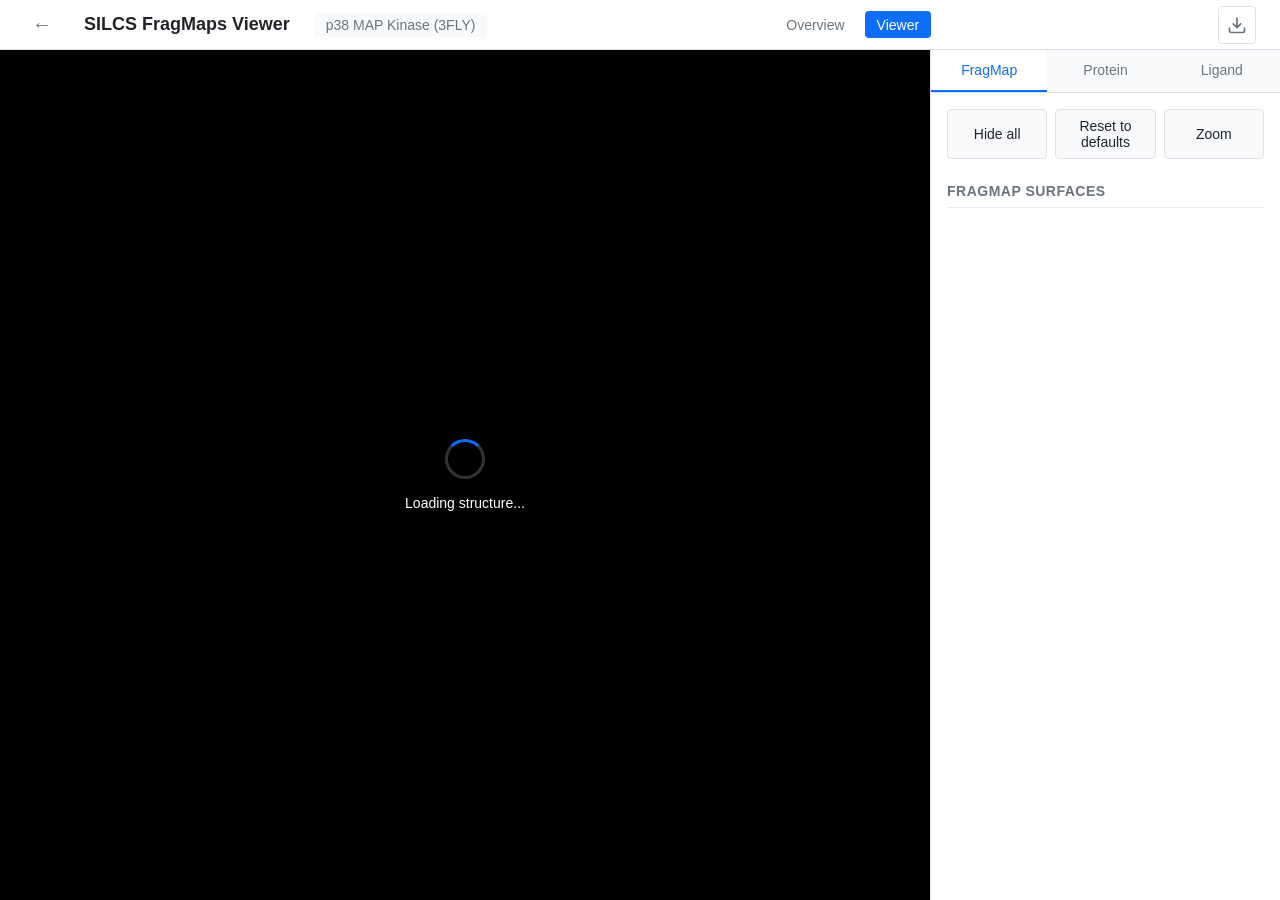
<file: index.html>
<!DOCTYPE html>
<html lang="en">
<head>
    <meta charset="UTF-8">
    <meta name="viewport" content="width=device-width, initial-scale=1.0">
    <title>SILCS FragMaps Viewer - P38 MAP Kinase (3FLY)</title>
    <meta name="description" content="Interactive 3D visualization of P38 MAP Kinase with SILCS FragMaps for structure-based drug design">
    
    <!-- Favicon -->
    <link rel="icon" href="data:image/svg+xml,<svg xmlns='http://www.w3.org/2000/svg' viewBox='0 0 100 100'><text y='.9em' font-size='90'>🧬</text></svg>">
    
    <!-- 3Dmol.js for molecular visualization -->
    <script src="https://3Dmol.csb.pitt.edu/build/3Dmol-min.js"></script>
    
    <!-- Our custom styles -->
    <link rel="stylesheet" href="styles/main.css">
</head>
<body>
    <!-- Header -->
    <header class="app-header">
        <div class="header-left">
            <a href="overview.html" class="back-link" title="Back to Overview">←</a>
            <h1 class="app-title">SILCS FragMaps Viewer</h1>
            <span class="protein-label">p38 MAP Kinase (3FLY)</span>
        </div>
        <nav class="header-nav">
            <a href="overview.html" class="nav-link">Overview</a>
            <a href="index.html" class="nav-link active">Viewer</a>
        </nav>
        <div class="header-right">
            <button id="exportImage" class="btn-icon" title="Export Image">
                <svg width="20" height="20" viewBox="0 0 24 24" fill="none" stroke="currentColor" stroke-width="2">
                    <path d="M21 15v4a2 2 0 0 1-2 2H5a2 2 0 0 1-2-2v-4M7 10l5 5 5-5M12 15V3"/>
                </svg>
            </button>
        </div>
    </header>

    <!-- Main Container -->
    <div class="app-container">
        <!-- 3D Viewer - Takes up most of the screen -->
        <main class="viewer-container">
            <div id="viewer-container"></div>
            <div id="loadingOverlay" class="loading-overlay">
                <div class="spinner"></div>
                <p>Loading structure...</p>
            </div>
        </main>

        <!-- Right Panel with Tabs -->
        <aside class="control-panel">
            <!-- Tab Navigation -->
            <div class="tab-nav">
                <button class="tab-button active" data-tab="fragmap">FragMap</button>
                <button class="tab-button" data-tab="protein">Protein</button>
                <button class="tab-button" data-tab="ligand">Ligand</button>
            </div>

            <!-- Tab Content -->
            <div class="tab-content">
                <!-- FragMap Tab -->
                <div id="fragmap-tab" class="tab-pane active">
                    <div class="control-group">
                        <div class="control-actions">
                            <button id="hideAllMaps" class="btn-compact">Hide all</button>
                            <button id="resetView" class="btn-compact">Reset to defaults</button>
                            <button id="focusBinding" class="btn-compact">Zoom</button>
                        </div>
                    </div>

                    <div class="section-title">FragMap Surfaces</div>
                    <div id="fragmapControls" class="fragmap-list">
                        <!-- Dynamically populated -->
                    </div>
                </div>

                <!-- Protein Tab -->
                <div id="protein-tab" class="tab-pane">
                    <div class="section-title">Protein Display</div>
                    <div class="control-group">
                        <label class="control-item">
                            <input type="checkbox" id="showCartoon" checked>
                            <span>Protein Cartoon</span>
                        </label>
                        <label class="control-item">
                            <input type="checkbox" id="showSurface">
                            <span>Protein Surface</span>
                        </label>
                        <label class="control-item">
                            <input type="checkbox" id="showBackbone">
                            <span>Backbone</span>
                        </label>
                    </div>

                    <div class="section-title">Information</div>
                    <div class="info-group">
                        <div class="info-item">
                            <span class="info-label">PDB ID:</span>
                            <span class="info-value">3FLY</span>
                        </div>
                        <div class="info-item">
                            <span class="info-label">Protein:</span>
                            <span class="info-value">p38 MAP Kinase</span>
                        </div>
                    </div>
                </div>

                <!-- Ligand Tab -->
                <div id="ligand-tab" class="tab-pane">
                    <div class="section-title">Ligand Selection</div>
                    <select id="ligandSelect" class="select-control">
                        <option value="">Select ligand...</option>
                        <option value="from_silcsbio/3fly_cryst_lig_posref.sdf">Crystal Ligand</option>
                    </select>

                    <div class="section-title">Display Options</div>
                    <div class="control-group">
                        <label class="control-item">
                            <input type="checkbox" id="showLigandSticks" checked>
                            <span>Show Sticks</span>
                        </label>
                        <label class="control-item">
                            <input type="checkbox" id="showLigandBalls">
                            <span>Show Ball & Stick</span>
                        </label>
                    </div>

                    <div id="ligandInfo" class="info-group" style="display: none;">
                        <div class="info-item">
                            <span class="info-label">Current:</span>
                            <span id="currentLigandName" class="info-value">None</span>
                        </div>
                    </div>
                </div>
            </div>
        </aside>
    </div>

    <!-- Load our JavaScript modules -->
    <script type="module" src="src/main.js"></script>
</body>
</html>
</file>
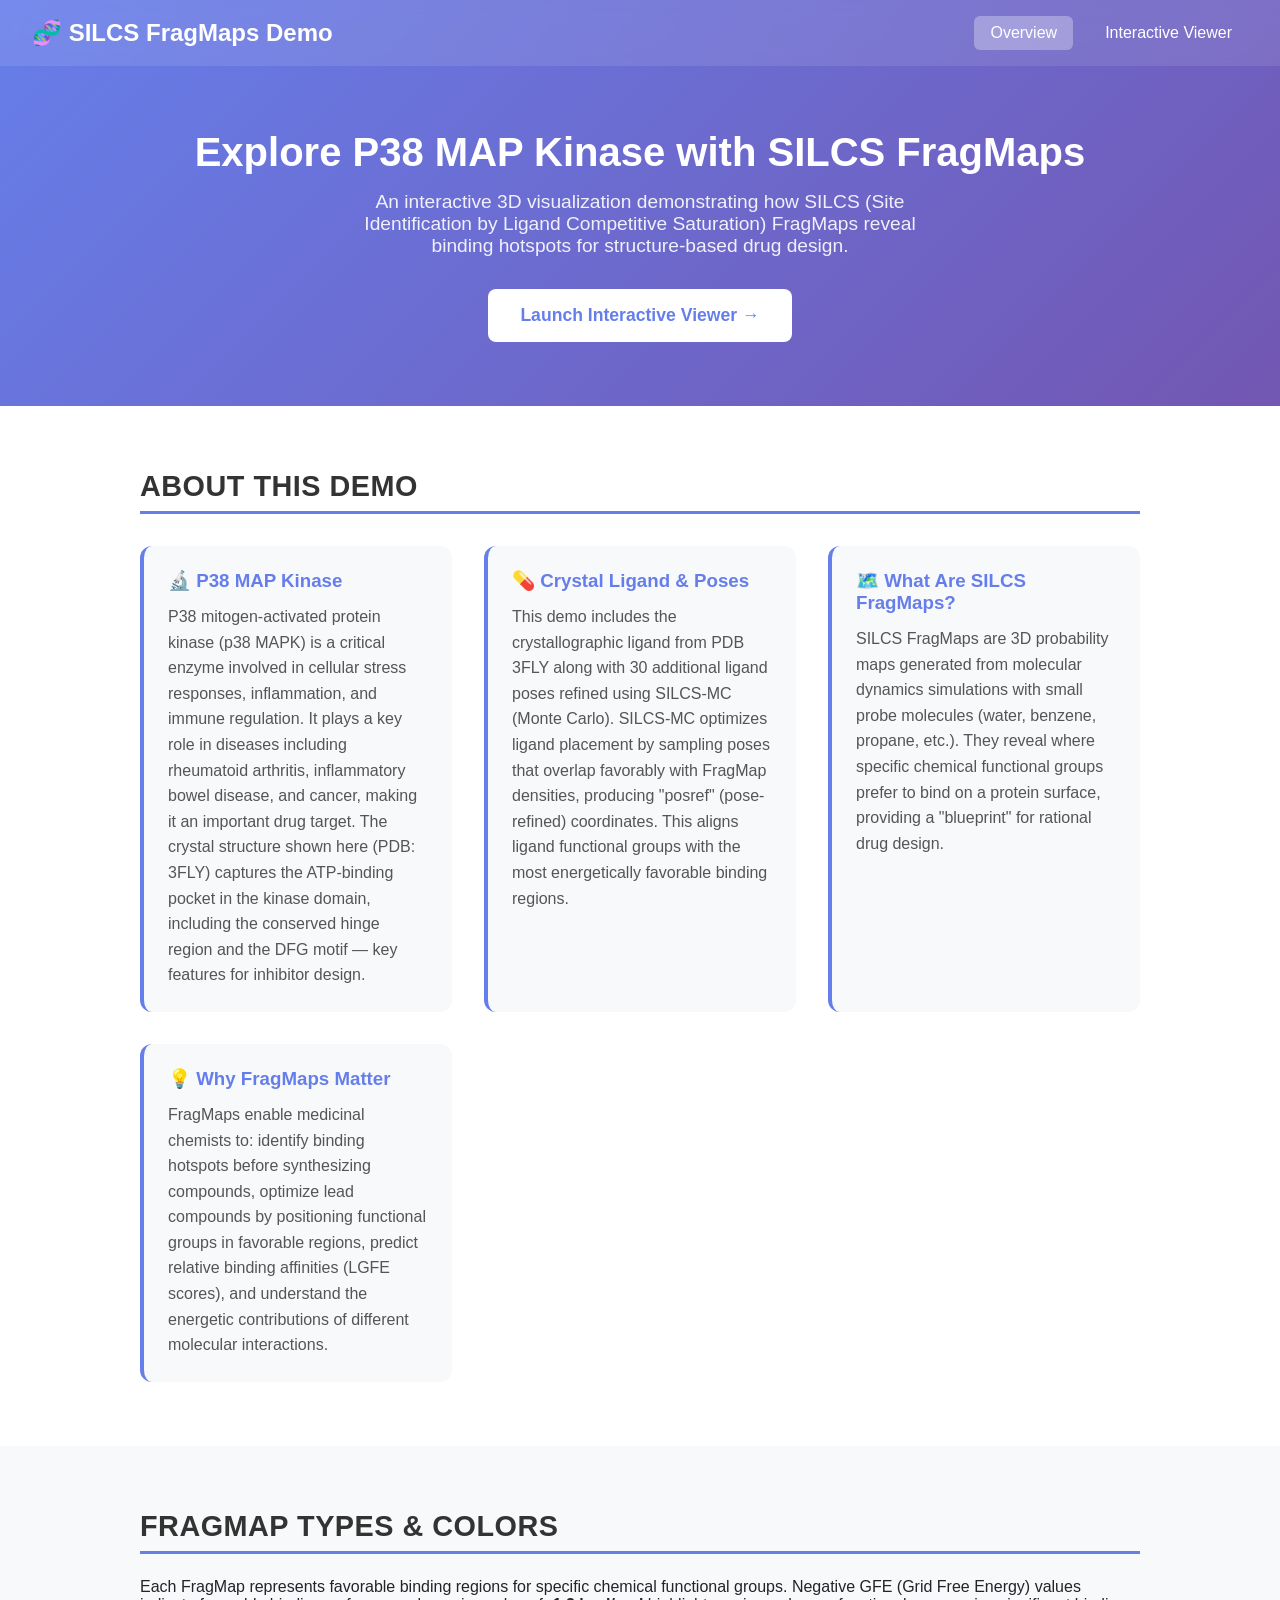
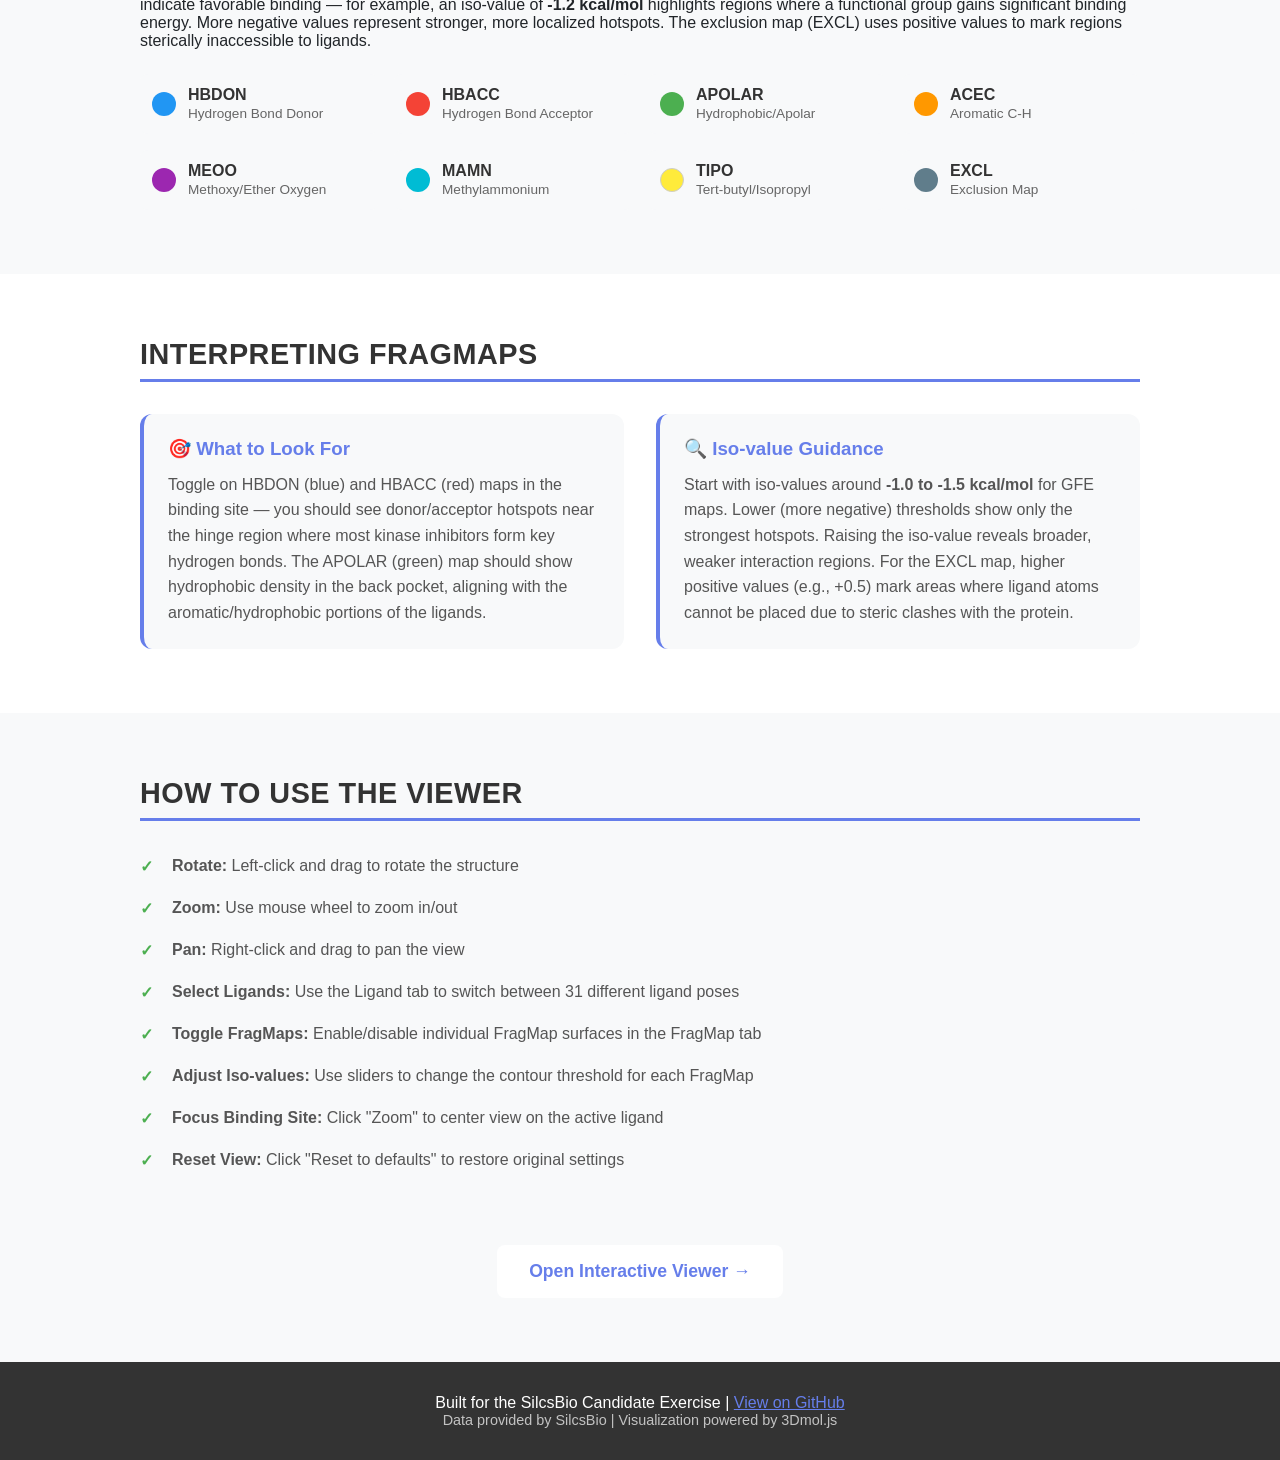
<file: overview.html>
<!DOCTYPE html>
<html lang="en">
<head>
    <meta charset="UTF-8">
    <meta name="viewport" content="width=device-width, initial-scale=1.0">
    <title>SILCS FragMaps Demo - P38 MAP Kinase</title>
    <link rel="stylesheet" href="styles/main.css">
    <style>
        /* Overview page specific styles */
        .overview-page {
            min-height: 100vh;
            background: linear-gradient(135deg, #667eea 0%, #764ba2 100%);
        }
        
        .overview-header {
            background: rgba(255,255,255,0.1);
            backdrop-filter: blur(10px);
            padding: 1rem 2rem;
            display: flex;
            justify-content: space-between;
            align-items: center;
        }
        
        .overview-header h1 {
            color: white;
            font-size: 1.5rem;
            margin: 0;
        }
        
        .nav-links {
            display: flex;
            gap: 1rem;
        }
        
        .nav-link {
            color: white;
            text-decoration: none;
            padding: 0.5rem 1rem;
            border-radius: 6px;
            transition: background 0.2s;
        }
        
        .nav-link:hover {
            background: rgba(255,255,255,0.2);
        }
        
        .nav-link.active {
            background: rgba(255,255,255,0.3);
        }
        
        .hero-section {
            text-align: center;
            padding: 4rem 2rem;
            color: white;
        }
        
        .hero-section h2 {
            font-size: 2.5rem;
            margin-bottom: 1rem;
        }
        
        .hero-section p {
            font-size: 1.2rem;
            opacity: 0.9;
            max-width: 600px;
            margin: 0 auto;
        }
        
        .cta-button {
            display: inline-block;
            margin-top: 2rem;
            padding: 1rem 2rem;
            background: white;
            color: #667eea;
            text-decoration: none;
            border-radius: 8px;
            font-weight: 600;
            font-size: 1.1rem;
            transition: transform 0.2s, box-shadow 0.2s;
        }
        
        .cta-button:hover {
            transform: translateY(-2px);
            box-shadow: 0 10px 30px rgba(0,0,0,0.2);
        }
        
        .content-section {
            background: white;
            padding: 4rem 2rem;
        }
        
        .content-container {
            max-width: 1000px;
            margin: 0 auto;
        }
        
        .section-title {
            font-size: 1.8rem;
            color: #333;
            margin-bottom: 1.5rem;
            padding-bottom: 0.5rem;
            border-bottom: 3px solid #667eea;
        }
        
        .info-grid {
            display: grid;
            grid-template-columns: repeat(auto-fit, minmax(300px, 1fr));
            gap: 2rem;
            margin-top: 2rem;
        }
        
        .info-card {
            background: #f8f9fa;
            border-radius: 12px;
            padding: 1.5rem;
            border-left: 4px solid #667eea;
        }
        
        .info-card h3 {
            color: #667eea;
            margin-top: 0;
            margin-bottom: 0.75rem;
        }
        
        .info-card p {
            color: #555;
            line-height: 1.6;
            margin: 0;
        }
        
        .fragmap-legend {
            display: grid;
            grid-template-columns: repeat(auto-fit, minmax(200px, 1fr));
            gap: 1rem;
            margin-top: 1.5rem;
        }
        
        .legend-item {
            display: flex;
            align-items: center;
            gap: 0.75rem;
            padding: 0.75rem;
            background: #f8f9fa;
            border-radius: 8px;
        }
        
        .legend-color {
            width: 24px;
            height: 24px;
            border-radius: 50%;
            flex-shrink: 0;
        }
        
        .legend-text strong {
            display: block;
            color: #333;
        }
        
        .legend-text span {
            font-size: 0.85rem;
            color: #666;
        }
        
        .features-section {
            background: #f8f9fa;
            padding: 4rem 2rem;
        }
        
        .feature-list {
            list-style: none;
            padding: 0;
            margin: 0;
        }
        
        .feature-list li {
            padding: 0.75rem 0;
            padding-left: 2rem;
            position: relative;
            color: #555;
        }
        
        .feature-list li::before {
            content: "✓";
            position: absolute;
            left: 0;
            color: #4CAF50;
            font-weight: bold;
        }
        
        footer {
            background: #333;
            color: white;
            text-align: center;
            padding: 2rem;
        }
        
        footer a {
            color: #667eea;
        }
    </style>
</head>
<body class="overview-page">
    <!-- Navigation Header -->
    <header class="overview-header">
        <h1>🧬 SILCS FragMaps Demo</h1>
        <nav class="nav-links">
            <a href="overview.html" class="nav-link active">Overview</a>
            <a href="index.html" class="nav-link">Interactive Viewer</a>
        </nav>
    </header>

    <!-- Hero Section -->
    <section class="hero-section">
        <h2>Explore P38 MAP Kinase with SILCS FragMaps</h2>
        <p>An interactive 3D visualization demonstrating how SILCS (Site Identification by Ligand Competitive Saturation) FragMaps reveal binding hotspots for structure-based drug design.</p>
        <a href="index.html" class="cta-button">Launch Interactive Viewer →</a>
    </section>

    <!-- Scientific Background -->
    <section class="content-section">
        <div class="content-container">
            <h2 class="section-title">About This Demo</h2>
            
            <div class="info-grid">
                <div class="info-card">
                    <h3>🔬 P38 MAP Kinase</h3>
                    <p>P38 mitogen-activated protein kinase (p38 MAPK) is a critical enzyme involved in cellular stress responses, inflammation, and immune regulation. It plays a key role in diseases including rheumatoid arthritis, inflammatory bowel disease, and cancer, making it an important drug target. The crystal structure shown here (PDB: 3FLY) captures the ATP-binding pocket in the kinase domain, including the conserved hinge region and the DFG motif — key features for inhibitor design.</p>
                </div>
                
                <div class="info-card">
                    <h3>💊 Crystal Ligand & Poses</h3>
                    <p>This demo includes the crystallographic ligand from PDB 3FLY along with 30 additional ligand poses refined using SILCS-MC (Monte Carlo). SILCS-MC optimizes ligand placement by sampling poses that overlap favorably with FragMap densities, producing "posref" (pose-refined) coordinates. This aligns ligand functional groups with the most energetically favorable binding regions.</p>
                </div>
                
                <div class="info-card">
                    <h3>🗺️ What Are SILCS FragMaps?</h3>
                    <p>SILCS FragMaps are 3D probability maps generated from molecular dynamics simulations with small probe molecules (water, benzene, propane, etc.). They reveal where specific chemical functional groups prefer to bind on a protein surface, providing a "blueprint" for rational drug design.</p>
                </div>
                
                <div class="info-card">
                    <h3>💡 Why FragMaps Matter</h3>
                    <p>FragMaps enable medicinal chemists to: identify binding hotspots before synthesizing compounds, optimize lead compounds by positioning functional groups in favorable regions, predict relative binding affinities (LGFE scores), and understand the energetic contributions of different molecular interactions.</p>
                </div>
            </div>
        </div>
    </section>

    <!-- FragMap Legend -->
    <section class="features-section">
        <div class="content-container">
            <h2 class="section-title">FragMap Types & Colors</h2>
            <p>Each FragMap represents favorable binding regions for specific chemical functional groups. Negative GFE (Grid Free Energy) values indicate favorable binding — for example, an iso-value of <strong>-1.2 kcal/mol</strong> highlights regions where a functional group gains significant binding energy. More negative values represent stronger, more localized hotspots. The exclusion map (EXCL) uses positive values to mark regions sterically inaccessible to ligands.</p>
            
            <div class="fragmap-legend">
                <div class="legend-item">
                    <div class="legend-color" style="background: #2196F3;"></div>
                    <div class="legend-text">
                        <strong>HBDON</strong>
                        <span>Hydrogen Bond Donor</span>
                    </div>
                </div>
                <div class="legend-item">
                    <div class="legend-color" style="background: #F44336;"></div>
                    <div class="legend-text">
                        <strong>HBACC</strong>
                        <span>Hydrogen Bond Acceptor</span>
                    </div>
                </div>
                <div class="legend-item">
                    <div class="legend-color" style="background: #4CAF50;"></div>
                    <div class="legend-text">
                        <strong>APOLAR</strong>
                        <span>Hydrophobic/Apolar</span>
                    </div>
                </div>
                <div class="legend-item">
                    <div class="legend-color" style="background: #FF9800;"></div>
                    <div class="legend-text">
                        <strong>ACEC</strong>
                        <span>Aromatic C-H</span>
                    </div>
                </div>
                <div class="legend-item">
                    <div class="legend-color" style="background: #9C27B0;"></div>
                    <div class="legend-text">
                        <strong>MEOO</strong>
                        <span>Methoxy/Ether Oxygen</span>
                    </div>
                </div>
                <div class="legend-item">
                    <div class="legend-color" style="background: #00BCD4;"></div>
                    <div class="legend-text">
                        <strong>MAMN</strong>
                        <span>Methylammonium</span>
                    </div>
                </div>
                <div class="legend-item">
                    <div class="legend-color" style="background: #FFEB3B; border: 1px solid #ccc;"></div>
                    <div class="legend-text">
                        <strong>TIPO</strong>
                        <span>Tert-butyl/Isopropyl</span>
                    </div>
                </div>
                <div class="legend-item">
                    <div class="legend-color" style="background: #607D8B;"></div>
                    <div class="legend-text">
                        <strong>EXCL</strong>
                        <span>Exclusion Map</span>
                    </div>
                </div>
            </div>
        </div>
    </section>

    <!-- How to Use -->
    <section class="content-section">
        <div class="content-container">
            <h2 class="section-title">Interpreting FragMaps</h2>
            
            <div class="info-grid">
                <div class="info-card">
                    <h3>🎯 What to Look For</h3>
                    <p>Toggle on HBDON (blue) and HBACC (red) maps in the binding site — you should see donor/acceptor hotspots near the hinge region where most kinase inhibitors form key hydrogen bonds. The APOLAR (green) map should show hydrophobic density in the back pocket, aligning with the aromatic/hydrophobic portions of the ligands.</p>
                </div>
                
                <div class="info-card">
                    <h3>🔍 Iso-value Guidance</h3>
                    <p>Start with iso-values around <strong>-1.0 to -1.5 kcal/mol</strong> for GFE maps. Lower (more negative) thresholds show only the strongest hotspots. Raising the iso-value reveals broader, weaker interaction regions. For the EXCL map, higher positive values (e.g., +0.5) mark areas where ligand atoms cannot be placed due to steric clashes with the protein.</p>
                </div>
            </div>
        </div>
    </section>

    <!-- How to Use -->
    <section class="features-section">
        <div class="content-container">
            <h2 class="section-title">How to Use the Viewer</h2>
            
            <ul class="feature-list">
                <li><strong>Rotate:</strong> Left-click and drag to rotate the structure</li>
                <li><strong>Zoom:</strong> Use mouse wheel to zoom in/out</li>
                <li><strong>Pan:</strong> Right-click and drag to pan the view</li>
                <li><strong>Select Ligands:</strong> Use the Ligand tab to switch between 31 different ligand poses</li>
                <li><strong>Toggle FragMaps:</strong> Enable/disable individual FragMap surfaces in the FragMap tab</li>
                <li><strong>Adjust Iso-values:</strong> Use sliders to change the contour threshold for each FragMap</li>
                <li><strong>Focus Binding Site:</strong> Click "Zoom" to center view on the active ligand</li>
                <li><strong>Reset View:</strong> Click "Reset to defaults" to restore original settings</li>
            </ul>
            
            <div style="text-align: center; margin-top: 2rem;">
                <a href="index.html" class="cta-button">Open Interactive Viewer →</a>
            </div>
        </div>
    </section>

    <!-- Footer -->
    <footer>
        <p>Built for the SilcsBio Candidate Exercise | <a href="https://github.com/vijayvanapalli96/silcs-fragmaps-demo" target="_blank">View on GitHub</a></p>
        <p style="opacity: 0.7; font-size: 0.9rem;">Data provided by SilcsBio | Visualization powered by 3Dmol.js</p>
    </footer>
</body>
</html>
</file>
<file: styles/main.css>
/* ============================================
   SILCS FragMaps Viewer
   ============================================ */

:root {
    --bg-primary: #ffffff;
    --bg-secondary: #f8f9fa;
    --bg-tertiary: #e9ecef;
    --text-primary: #212529;
    --text-secondary: #6c757d;
    --accent-primary: #0d6efd;
    --accent-hover: #0b5ed7;
    --border-color: #dee2e6;
    --border-light: #e9ecef;
    
    --spacing-xs: 0.25rem;
    --spacing-sm: 0.5rem;
    --spacing-md: 1rem;
    --spacing-lg: 1.5rem;
    
    --font-primary: -apple-system, BlinkMacSystemFont, 'Segoe UI', Roboto, 'Helvetica Neue', Arial, sans-serif;
    --font-size-sm: 0.875rem;
    --font-size-base: 1rem;
    
    --header-height: 50px;
    --panel-width: 350px;
}

/* ============================================
   Base Styles
   ============================================ */

* {
    margin: 0;
    padding: 0;
    box-sizing: border-box;
}

body {
    font-family: var(--font-primary);
    font-size: var(--font-size-base);
    background-color: var(--bg-secondary);
    color: var(--text-primary);
    overflow: hidden;
    height: 100vh;
    display: flex;
    flex-direction: column;
}

/* ============================================
   Header
   ============================================ */

.app-header {
    height: var(--header-height);
    background-color: var(--bg-primary);
    border-bottom: 1px solid var(--border-color);
    display: flex;
    justify-content: space-between;
    align-items: center;
    padding: 0 var(--spacing-lg);
    flex-shrink: 0;
}

.header-left {
    display: flex;
    align-items: center;
    gap: var(--spacing-lg);
}

.app-title {
    font-size: 1.125rem;
    font-weight: 600;
    color: var(--text-primary);
}

.protein-label {
    font-size: var(--font-size-sm);
    color: var(--text-secondary);
    padding: 0.25rem 0.75rem;
    background-color: var(--bg-secondary);
    border-radius: 4px;
}

.header-right {
    display: flex;
    gap: var(--spacing-sm);
}

/* Navigation links */
.header-nav {
    display: flex;
    gap: var(--spacing-sm);
}

.header-nav .nav-link {
    text-decoration: none;
    color: var(--text-secondary);
    padding: 0.35rem 0.75rem;
    border-radius: 4px;
    font-size: var(--font-size-sm);
    transition: all 0.2s ease;
}

.header-nav .nav-link:hover {
    background-color: var(--bg-secondary);
    color: var(--text-primary);
}

.header-nav .nav-link.active {
    background-color: var(--accent-primary);
    color: white;
}

.back-link {
    text-decoration: none;
    color: var(--text-secondary);
    font-size: 1.25rem;
    padding: 0.25rem 0.5rem;
    border-radius: 4px;
    transition: all 0.2s ease;
}

.back-link:hover {
    background-color: var(--bg-secondary);
    color: var(--text-primary);
}

.btn-icon {
    background: none;
    border: 1px solid var(--border-color);
    border-radius: 4px;
    padding: 0.5rem;
    cursor: pointer;
    color: var(--text-secondary);
    display: flex;
    align-items: center;
    justify-content: center;
    transition: all 0.2s ease;
}

.btn-icon:hover {
    background-color: var(--bg-secondary);
    color: var(--text-primary);
    border-color: var(--accent-primary);
}

/* ============================================
   Main Layout
   ============================================ */

.app-container {
    display: flex;
    flex: 1;
    overflow: hidden;
    height: calc(100vh - var(--header-height));
}

/* ============================================
   3D Viewer Container
   ============================================ */

.viewer-container {
    flex: 1;
    position: relative;
    background-color: #000000;
    overflow: hidden;
}

#viewer-container {
    width: 100%;
    height: 100%;
}

/* Loading Overlay */
.loading-overlay {
    position: absolute;
    top: 0;
    left: 0;
    width: 100%;
    height: 100%;
    background-color: rgba(0, 0, 0, 0.85);
    display: flex;
    flex-direction: column;
    justify-content: center;
    align-items: center;
    z-index: 1000;
    transition: opacity 0.3s ease;
}

.loading-overlay.hidden {
    opacity: 0;
    pointer-events: none;
}

.spinner {
    width: 40px;
    height: 40px;
    border: 3px solid rgba(255, 255, 255, 0.2);
    border-top: 3px solid var(--accent-primary);
    border-radius: 50%;
    animation: spin 0.8s linear infinite;
}

@keyframes spin {
    0% { transform: rotate(0deg); }
    100% { transform: rotate(360deg); }
}

.loading-overlay p {
    margin-top: var(--spacing-md);
    color: #ffffff;
    font-size: var(--font-size-sm);
}

/* ============================================
   Control Panel (Right Sidebar)
   ============================================ */

.control-panel {
    width: var(--panel-width);
    background-color: var(--bg-primary);
    border-left: 1px solid var(--border-color);
    display: flex;
    flex-direction: column;
    overflow: hidden;
}

/* Tab Navigation */
.tab-nav {
    display: flex;
    border-bottom: 1px solid var(--border-color);
    background-color: var(--bg-secondary);
}

.tab-button {
    flex: 1;
    padding: 0.75rem 0.5rem;
    background: none;
    border: none;
    border-bottom: 2px solid transparent;
    font-size: var(--font-size-sm);
    font-weight: 500;
    color: var(--text-secondary);
    cursor: pointer;
    transition: all 0.2s ease;
}

.tab-button:hover {
    color: var(--text-primary);
    background-color: var(--bg-tertiary);
}

.tab-button.active {
    color: var(--accent-primary);
    border-bottom-color: var(--accent-primary);
    background-color: var(--bg-primary);
}

/* Tab Content */
.tab-content {
    flex: 1;
    overflow-y: auto;
    overflow-x: hidden;
}

.tab-pane {
    display: none;
    padding: var(--spacing-md);
}

.tab-pane.active {
    display: block;
}

/* Scrollbar Styling */
.tab-content::-webkit-scrollbar {
    width: 6px;
}

.tab-content::-webkit-scrollbar-track {
    background: var(--bg-secondary);
}

.tab-content::-webkit-scrollbar-thumb {
    background: var(--border-color);
    border-radius: 3px;
}

.tab-content::-webkit-scrollbar-thumb:hover {
    background: var(--text-secondary);
}

/* ============================================
   Control Elements
   ============================================ */

.section-title {
    font-size: var(--font-size-sm);
    font-weight: 600;
    color: var(--text-secondary);
    text-transform: uppercase;
    letter-spacing: 0.5px;
    margin-bottom: var(--spacing-md);
    padding-bottom: var(--spacing-sm);
    border-bottom: 1px solid var(--border-light);
}

.control-group {
    margin-bottom: var(--spacing-lg);
}

.control-item {
    display: flex;
    align-items: center;
    gap: var(--spacing-sm);
    padding: 0.6rem 0;
    cursor: pointer;
    font-size: var(--font-size-sm);
    transition: color 0.2s ease;
}

.control-item:hover {
    color: var(--accent-primary);
}

.control-item input[type="checkbox"] {
    width: 16px;
    height: 16px;
    cursor: pointer;
    accent-color: var(--accent-primary);
}

.control-actions {
    display: flex;
    gap: var(--spacing-sm);
    margin-bottom: var(--spacing-lg);
}

.btn-compact {
    flex: 1;
    padding: 0.5rem 0.75rem;
    background-color: var(--bg-secondary);
    border: 1px solid var(--border-color);
    border-radius: 4px;
    font-size: var(--font-size-sm);
    color: var(--text-primary);
    cursor: pointer;
    transition: all 0.2s ease;
    font-weight: 500;
}

.btn-compact:hover {
    background-color: var(--accent-primary);
    color: #ffffff;
    border-color: var(--accent-primary);
}

.select-control {
    width: 100%;
    padding: 0.6rem;
    background-color: var(--bg-secondary);
    border: 1px solid var(--border-color);
    border-radius: 4px;
    font-size: var(--font-size-sm);
    color: var(--text-primary);
    cursor: pointer;
    margin-bottom: var(--spacing-lg);
    transition: border-color 0.2s ease;
}

.select-control:hover {
    border-color: var(--accent-primary);
}

.select-control:focus {
    outline: none;
    border-color: var(--accent-primary);
    box-shadow: 0 0 0 3px rgba(13, 110, 253, 0.1);
}

/* ============================================
   FragMap Controls
   ============================================ */

.fragmap-list {
    display: flex;
    flex-direction: column;
    gap: 0.5rem;
}

.fragmap-item {
    padding: 0.75rem;
    background-color: var(--bg-secondary);
    border: 1px solid var(--border-light);
    border-radius: 4px;
    transition: all 0.2s ease;
}

.fragmap-item:hover {
    border-color: var(--accent-primary);
    background-color: var(--bg-tertiary);
}

.fragmap-header {
    display: flex;
    justify-content: space-between;
    align-items: center;
    margin-bottom: 0.5rem;
}

.fragmap-name {
    font-size: var(--font-size-sm);
    font-weight: 500;
    display: flex;
    align-items: center;
    gap: 0.5rem;
}

.fragmap-color {
    width: 14px;
    height: 14px;
    border-radius: 2px;
    border: 1px solid rgba(0, 0, 0, 0.1);
}

.fragmap-toggle {
    position: relative;
    width: 42px;
    height: 22px;
}

.fragmap-toggle input[type="checkbox"] {
    opacity: 0;
    width: 0;
    height: 0;
}

.toggle-slider {
    position: absolute;
    cursor: pointer;
    top: 0;
    left: 0;
    right: 0;
    bottom: 0;
    background-color: #ccc;
    transition: 0.3s;
    border-radius: 11px;
}

.toggle-slider:before {
    position: absolute;
    content: "";
    height: 16px;
    width: 16px;
    left: 3px;
    bottom: 3px;
    background-color: white;
    transition: 0.3s;
    border-radius: 50%;
}

input[type="checkbox"]:checked + .toggle-slider {
    background-color: var(--accent-primary);
}

input[type="checkbox"]:checked + .toggle-slider:before {
    transform: translateX(20px);
}

.isovalue-control {
    margin-top: 0.5rem;
}

.isovalue-label {
    font-size: 0.75rem;
    color: var(--text-secondary);
    display: flex;
    justify-content: space-between;
    margin-bottom: 0.25rem;
}

.isovalue-value {
    color: var(--text-primary);
    font-weight: 500;
}

input[type="range"] {
    width: 100%;
    height: 4px;
    background: var(--border-color);
    outline: none;
    border-radius: 2px;
    -webkit-appearance: none;
    appearance: none;
}

input[type="range"]::-webkit-slider-thumb {
    -webkit-appearance: none;
    appearance: none;
    width: 14px;
    height: 14px;
    background: var(--accent-primary);
    cursor: pointer;
    border-radius: 50%;
}

input[type="range"]::-webkit-slider-thumb:hover {
    background: var(--accent-hover);
}

input[type="range"]::-moz-range-thumb {
    width: 14px;
    height: 14px;
    background: var(--accent-primary);
    cursor: pointer;
    border-radius: 50%;
    border: none;
}

/* ============================================
   Information Display
   ============================================ */

.info-group {
    background-color: var(--bg-secondary);
    border-radius: 4px;
    padding: var(--spacing-md);
}

.info-item {
    display: flex;
    justify-content: space-between;
    align-items: center;
    padding: 0.5rem 0;
    border-bottom: 1px solid var(--border-light);
    font-size: var(--font-size-sm);
}

.info-item:last-child {
    border-bottom: none;
}

.info-label {
    color: var(--text-secondary);
    font-weight: 500;
}

.info-value {
    color: var(--text-primary);
    font-weight: 600;
}

/* ============================================
   Responsive Design
   ============================================ */

@media (max-width: 1200px) {
    :root {
        --panel-width: 240px;
    }
}

@media (max-width: 900px) {
    .app-container {
        flex-direction: column;
    }
    
    .control-panel {
        width: 100%;
        max-height: 40vh;
        border-left: none;
        border-top: 1px solid var(--border-color);
    }
    
    .viewer-container {
        height: 60vh;
    }
}

/* ============================================
   Utility Classes
   ============================================ */

.hidden {
    display: none !important;
}

/* ============================================
   Notifications
   ============================================ */

.notification {
    position: fixed;
    top: 80px;
    right: 20px;
    padding: 1rem 3rem 1rem 1rem;
    background: white;
    border-radius: 6px;
    box-shadow: 0 4px 12px rgba(0, 0, 0, 0.15);
    z-index: 10000;
    max-width: 400px;
    font-size: var(--font-size-sm);
    animation: slideIn 0.3s ease;
}

@keyframes slideIn {
    from {
        transform: translateX(400px);
        opacity: 0;
    }
    to {
        transform: translateX(0);
        opacity: 1;
    }
}

.notification-error {
    border-left: 4px solid #dc3545;
    color: #721c24;
    background-color: #f8d7da;
}

.notification-success {
    border-left: 4px solid #28a745;
    color: #155724;
    background-color: #d4edda;
}

.notification-info {
    border-left: 4px solid var(--accent-primary);
    color: #004085;
    background-color: #d1ecf1;
}

.notification-close {
    position: absolute;
    top: 0.5rem;
    right: 0.5rem;
    background: none;
    border: none;
    font-size: 1.5rem;
    line-height: 1;
    cursor: pointer;
    color: inherit;
    opacity: 0.5;
    transition: opacity 0.2s;
}

.notification-close:hover {
    opacity: 1;
}
</file>
